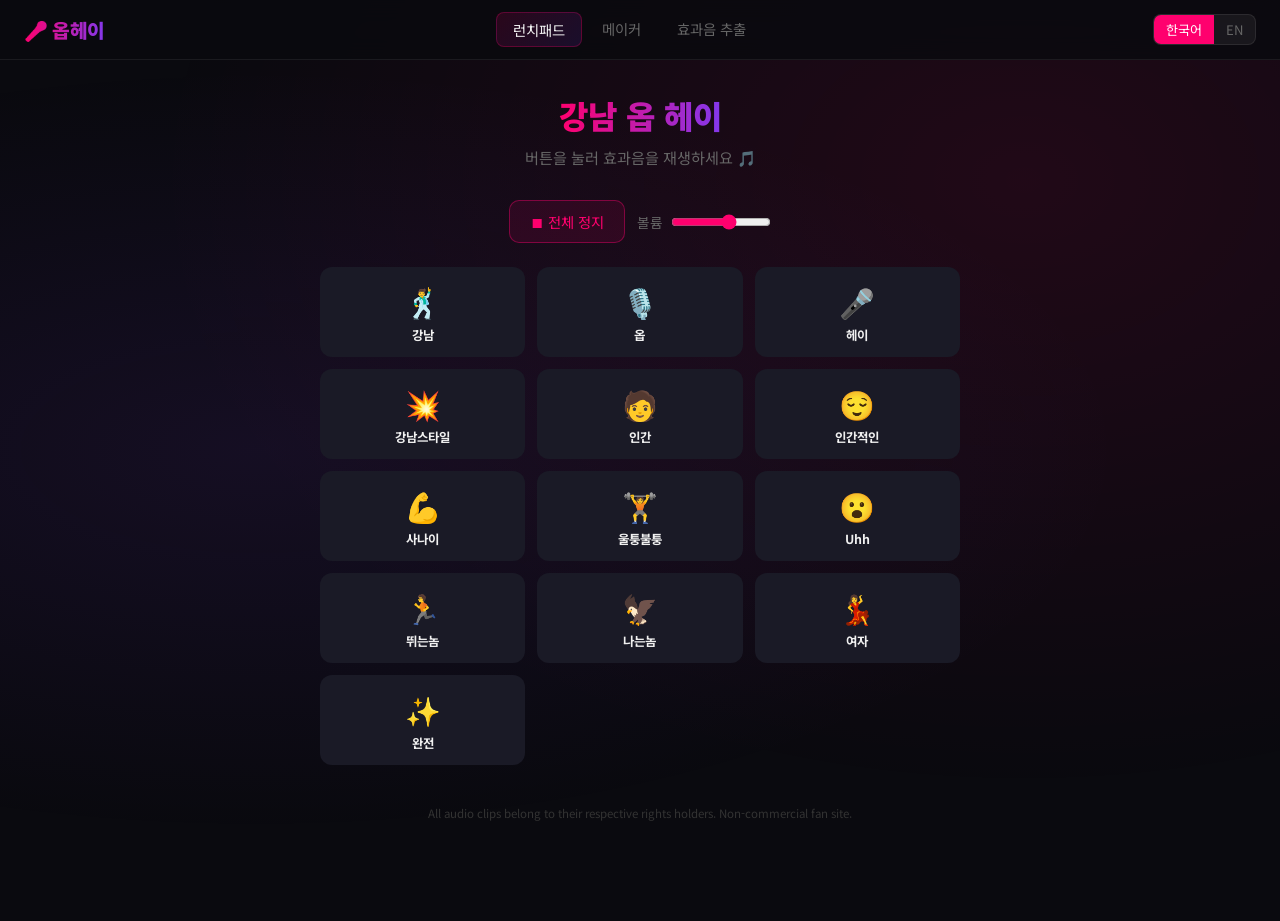
<file: index.html>
<!DOCTYPE html>
<html lang="ko">
<head>
  <meta charset="UTF-8">
  <meta name="viewport" content="width=device-width, initial-scale=1.0">
  <title>강남 옵 헤이 런치패드</title>
  <meta name="description" content="강남스타일 밈 효과음 런치패드 — 버튼을 눌러 재생하세요">
  <link rel="stylesheet" href="css/style.css">
</head>
<body>
  <nav>
    <a href="index.html" class="nav-logo">🎤 옵헤이</a>
    <div class="nav-links">
      <a href="index.html" class="nav-link active" data-i18n="nav_pad">런치패드</a>
      <a href="maker.html" class="nav-link" data-i18n="nav_maker">메이커</a>
      <a href="export.html" class="nav-link">효과음 추출</a>
    </div>
    <div class="nav-right">
      <div class="lang-toggle">
        <button class="lang-btn active" data-lang="ko">한국어</button>
        <button class="lang-btn" data-lang="en">EN</button>
      </div>
    </div>
  </nav>

  <main>
    <h1 class="page-title"><span data-i18n="pad_title">강남 옵 헤이</span></h1>
    <p class="page-subtitle" data-i18n="pad_subtitle">버튼을 눌러 효과음을 재생하세요 🎵</p>

    <div class="controls-bar">
      <button class="btn-stop" id="btnStop" data-i18n="stop_all">⏹ 전체 정지</button>
      <div class="vol-wrap">
        <span data-i18n="volume">볼륨</span>
        <input type="range" id="volSlider" min="0" max="100" value="60">
      </div>
    </div>

    <div class="pad-grid" id="padGrid"></div>

    <p class="disclaimer" data-i18n="disclaimer"></p>
  </main>

  <script src="js/i18n.js"></script>
  <script src="js/launchpad.js"></script>
</body>
</html>
</file>
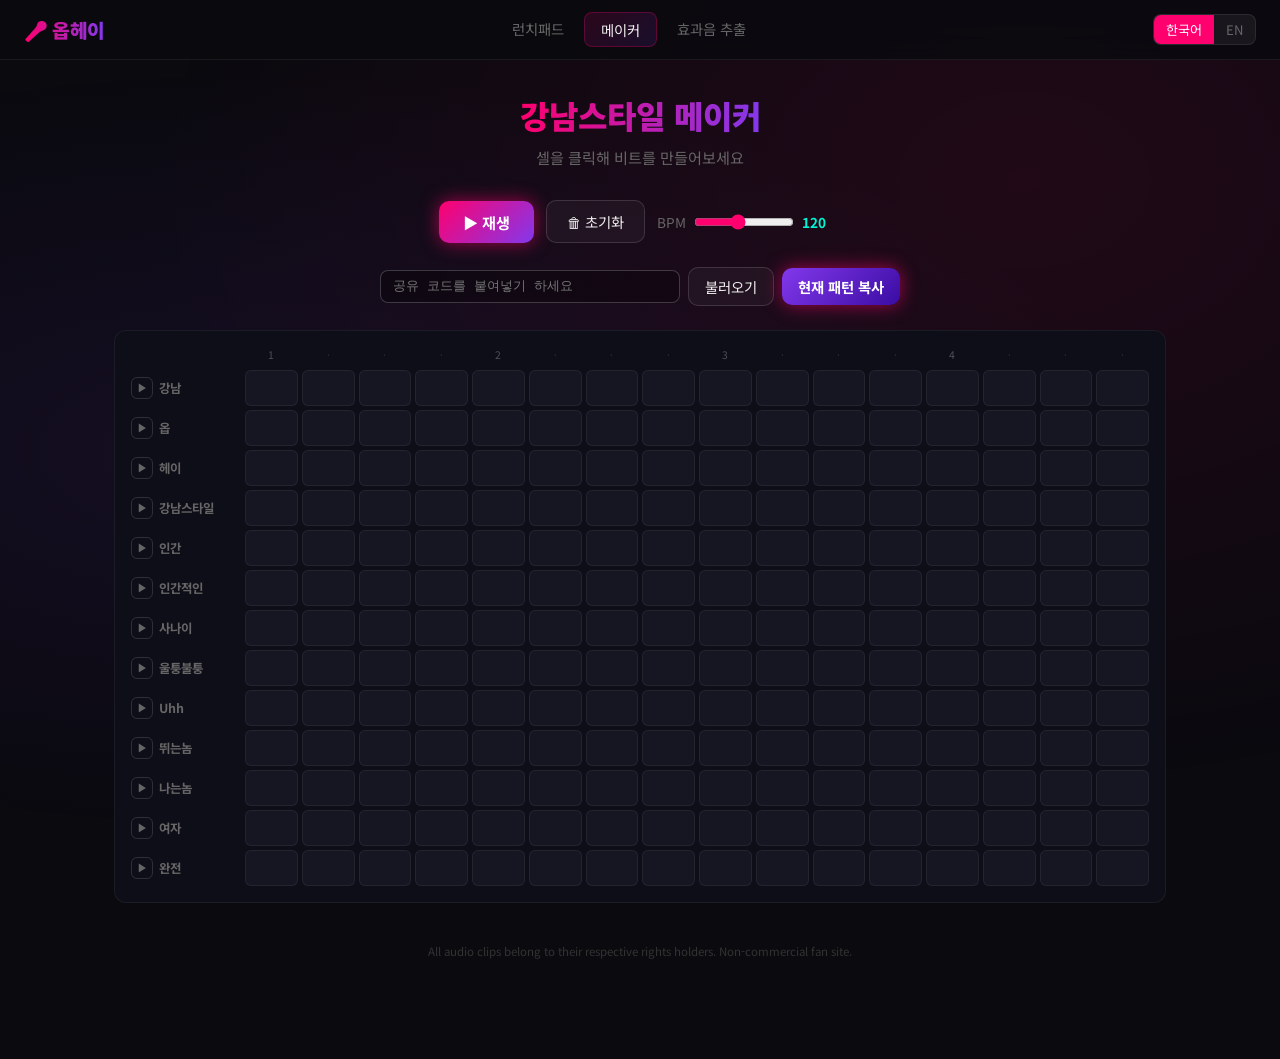
<file: maker.html>
<!DOCTYPE html>
<html lang="ko">
<head>
  <meta charset="UTF-8">
  <meta name="viewport" content="width=device-width, initial-scale=1.0">
  <title>강남스타일 메이커</title>
  <meta name="description" content="강남스타일 효과음으로 나만의 비트를 만들어보세요">
  <link rel="stylesheet" href="css/style.css">
</head>
<body>
  <nav>
    <a href="index.html" class="nav-logo">🎤 옵헤이</a>
    <div class="nav-links">
      <a href="index.html" class="nav-link" data-i18n="nav_pad">런치패드</a>
      <a href="maker.html" class="nav-link active" data-i18n="nav_maker">메이커</a>
      <a href="export.html" class="nav-link">효과음 추출</a>
    </div>
    <div class="nav-right">
      <div class="lang-toggle">
        <button class="lang-btn active" data-lang="ko">한국어</button>
        <button class="lang-btn" data-lang="en">EN</button>
      </div>
    </div>
  </nav>

  <main>
    <h1 class="page-title"><span data-i18n="maker_title">강남스타일 메이커</span></h1>
    <p class="page-subtitle" data-i18n="maker_subtitle">셀을 클릭해 비트를 만들어보세요</p>

    <div class="maker-controls">
      <button class="btn-primary" id="btnPlay" data-i18n="play">▶ 재생</button>
      <button class="btn-secondary" id="btnClear" data-i18n="clear">🗑 초기화</button>
      <div class="bpm-wrap">
        <span data-i18n="bpm">BPM</span>
        <input type="range" id="bpmSlider" min="60" max="200" value="120">
        <span class="bpm-val" id="bpmVal">120</span>
      </div>
    </div>

    <div class="share-wrap" style="display: flex; gap: 8px; margin-bottom: 24px; align-items: center; justify-content: center; flex-wrap: wrap;">
      <input type="text" id="shareInput" placeholder="공유 코드를 붙여넣기 하세요" style="padding: 8px 12px; border-radius: 8px; border: 1px solid rgba(255,255,255,0.2); background: rgba(0,0,0,0.3); color: white; width: 300px; font-family: monospace;">
      <button class="btn-secondary" id="btnImport" style="padding: 8px 16px; font-size: 0.9rem;">불러오기</button>
      <button class="btn-primary" id="btnExport" style="padding: 8px 16px; font-size: 0.9rem; background: linear-gradient(135deg, #8338ec, #3a0ca3);">현재 패턴 복사</button>
    </div>

    <div class="sequencer-wrap">
      <div class="seq-grid" id="seqGrid" style="grid-template-columns: 110px repeat(16, minmax(36px, 1fr));"></div>
    </div>

    <p class="disclaimer" data-i18n="disclaimer"></p>
  </main>

  <script src="js/i18n.js"></script>
  <script src="js/maker.js"></script>
</body>
</html>
</file>
<file: css/style.css>
@import url('https://fonts.googleapis.com/css2?family=Noto+Sans+KR:wght@400;700;900&family=Space+Grotesk:wght@400;700&display=swap');

:root {
  --bg: #0a0a0f;
  --bg2: #12121a;
  --pink: #ff006e;
  --purple: #8338ec;
  --cyan: #00f5d4;
  --yellow: #ffbe0b;
  --text: #f0f0f0;
  --muted: #666;
  --glow-pink: 0 0 18px #ff006e99;
  --glow-purple: 0 0 18px #8338ec99;
  --radius: 12px;
}

*, *::before, *::after { box-sizing: border-box; margin: 0; padding: 0; }

body {
  font-family: 'Noto Sans KR', 'Space Grotesk', sans-serif;
  background: var(--bg);
  color: var(--text);
  min-height: 100vh;
  overflow-x: hidden;
}

/* BG animated gradient */
body::before {
  content: '';
  position: fixed;
  inset: 0;
  background: radial-gradient(ellipse at 20% 50%, #8338ec18 0%, transparent 60%),
              radial-gradient(ellipse at 80% 20%, #ff006e18 0%, transparent 60%);
  pointer-events: none;
  z-index: 0;
}

/* NAV */
nav {
  position: sticky;
  top: 0;
  z-index: 100;
  display: flex;
  align-items: center;
  justify-content: space-between;
  padding: 0 24px;
  height: 60px;
  background: rgba(10,10,15,0.85);
  backdrop-filter: blur(12px);
  border-bottom: 1px solid #ffffff12;
}

.nav-logo {
  font-size: 1.2rem;
  font-weight: 900;
  background: linear-gradient(90deg, var(--pink), var(--purple));
  -webkit-background-clip: text;
  -webkit-text-fill-color: transparent;
  background-clip: text;
  text-decoration: none;
  letter-spacing: -0.5px;
}

.nav-links { display: flex; gap: 4px; }

.nav-link {
  padding: 6px 16px;
  border-radius: 8px;
  text-decoration: none;
  color: var(--muted);
  font-size: 0.9rem;
  transition: all 0.2s;
}
.nav-link:hover { color: var(--text); background: #ffffff0f; }
.nav-link.active {
  color: var(--text);
  background: linear-gradient(135deg, #ff006e22, #8338ec22);
  border: 1px solid #ff006e44;
}

.nav-right { display: flex; align-items: center; gap: 12px; }

/* Lang toggle */
.lang-toggle {
  display: flex;
  background: #ffffff0f;
  border-radius: 8px;
  overflow: hidden;
  border: 1px solid #ffffff15;
}
.lang-btn {
  padding: 5px 12px;
  border: none;
  background: transparent;
  color: var(--muted);
  cursor: pointer;
  font-size: 0.82rem;
  font-family: inherit;
  transition: all 0.2s;
}
.lang-btn.active { background: var(--pink); color: #fff; }

/* MAIN */
main {
  position: relative;
  z-index: 1;
  padding: 32px 24px 80px;
  max-width: 1100px;
  margin: 0 auto;
}

.page-title {
  font-size: 2rem;
  font-weight: 900;
  margin-bottom: 8px;
  text-align: center;
}
.page-title span {
  background: linear-gradient(90deg, var(--pink), var(--purple));
  -webkit-background-clip: text;
  -webkit-text-fill-color: transparent;
  background-clip: text;
}
.page-subtitle { color: var(--muted); font-size: 0.95rem; margin-bottom: 32px; text-align: center; }

/* ===== LAUNCHPAD ===== */
.controls-bar {
  display: flex;
  align-items: center;
  justify-content: center;
  gap: 12px;
  margin-bottom: 24px;
  flex-wrap: wrap;
}

.btn-stop {
  padding: 10px 20px;
  border-radius: 10px;
  border: 1px solid #ff006e66;
  background: #ff006e1a;
  color: var(--pink);
  font-family: inherit;
  font-size: 0.9rem;
  cursor: pointer;
  transition: all 0.2s;
}
.btn-stop:hover { background: var(--pink); color: #fff; box-shadow: var(--glow-pink); }

.vol-wrap { display: flex; align-items: center; gap: 8px; color: var(--muted); font-size: 0.85rem; }
input[type=range] {
  accent-color: var(--pink);
  width: 100px;
}

.pad-grid {
  display: grid;
  grid-template-columns: repeat(3, 1fr);
  gap: 12px;
  max-width: 640px;
  margin: 0 auto;
}

.pad-btn {
  height: 90px;
  border-radius: var(--radius);
  border: 1px solid transparent;
  background: #1a1a26;
  color: var(--text);
  font-family: inherit;
  font-size: 0.9rem;
  font-weight: 700;
  cursor: pointer;
  display: flex;
  flex-direction: column;
  align-items: center;
  justify-content: center;
  gap: 6px;
  transition: all 0.12s;
  position: relative;
  overflow: hidden;
  user-select: none;
  -webkit-tap-highlight-color: transparent;
}

.pad-btn::before {
  content: '';
  position: absolute;
  inset: 0;
  background: var(--clr, var(--pink));
  opacity: 0;
  transition: opacity 0.12s;
  border-radius: inherit;
}

.pad-btn:hover::before { opacity: 0.12; }
.pad-btn.playing::before { opacity: 0.25; }
.pad-btn.playing {
  border-color: var(--clr, var(--pink));
  box-shadow: 0 0 20px var(--clr, var(--pink))66;
  transform: scale(0.96);
}

.pad-emoji { font-size: 1.8rem; position: relative; z-index: 1; }
.pad-label { font-size: 0.78rem; position: relative; z-index: 1; text-align: center; line-height: 1.2; }

/* ===== MAKER ===== */
.maker-controls {
  display: flex;
  align-items: center;
  justify-content: center;
  gap: 12px;
  margin-bottom: 24px;
  flex-wrap: wrap;
}

.btn-primary {
  padding: 10px 24px;
  border-radius: 10px;
  border: none;
  background: linear-gradient(135deg, var(--pink), var(--purple));
  color: #fff;
  font-family: inherit;
  font-weight: 700;
  font-size: 0.95rem;
  cursor: pointer;
  transition: all 0.2s;
  box-shadow: var(--glow-pink);
}
.btn-primary:hover { transform: translateY(-1px); filter: brightness(1.15); }
.btn-primary:active { transform: scale(0.97); }

.btn-secondary {
  padding: 10px 20px;
  border-radius: 10px;
  border: 1px solid #ffffff22;
  background: #ffffff0a;
  color: var(--text);
  font-family: inherit;
  font-size: 0.9rem;
  cursor: pointer;
  transition: all 0.2s;
}
.btn-secondary:hover { background: #ffffff18; }

.bpm-wrap { display: flex; align-items: center; gap: 8px; font-size: 0.85rem; color: var(--muted); }
.bpm-val { color: var(--cyan); font-weight: 700; min-width: 40px; }

.sequencer-wrap {
  overflow-x: auto;
  border-radius: var(--radius);
  background: #0e0e18;
  border: 1px solid #ffffff0f;
  padding: 16px;
}

.seq-grid {
  display: grid;
  grid-template-columns: 110px repeat(16, minmax(36px, 1fr));
  gap: 4px;
  min-width: 700px;
}

.seq-label {
  display: flex;
  align-items: center;
  gap: 6px;
  padding-right: 8px;
  font-size: 0.78rem;
  font-weight: 700;
  color: var(--muted);
  white-space: nowrap;
}

.seq-preview {
  width: 22px;
  height: 22px;
  border-radius: 6px;
  border: 1px solid #ffffff22;
  background: transparent;
  cursor: pointer;
  font-size: 0.7rem;
  color: var(--muted);
  display: flex;
  align-items: center;
  justify-content: center;
  transition: all 0.15s;
  flex-shrink: 0;
}
.seq-preview:hover { border-color: var(--pink); color: var(--pink); }

.seq-beat-header {
  text-align: center;
  font-size: 0.65rem;
  color: #333;
  padding-bottom: 4px;
}
.seq-beat-header.bar-start { color: #ffffff44; }

.seq-cell {
  height: 36px;
  border-radius: 6px;
  border: 1px solid #ffffff0f;
  background: #161622;
  cursor: pointer;
  transition: all 0.1s;
  position: relative;
}
.seq-cell:hover { border-color: #ffffff33; background: #1e1e30; }
.seq-cell.active {
  background: var(--clr, var(--pink));
  border-color: transparent;
  box-shadow: 0 0 10px var(--clr, var(--pink))88;
}
.seq-cell.playing-col {
  outline: 2px solid #ffffff44;
  outline-offset: 1px;
}

/* footer disclaimer */
.disclaimer {
  text-align: center;
  font-size: 0.72rem;
  color: #333;
  padding: 40px 0 20px;
}

/* RESPONSIVE */
@media (max-width: 600px) {
  .pad-grid { grid-template-columns: repeat(2, 1fr); gap: 8px; }
  .pad-btn { height: 75px; }
  .pad-emoji { font-size: 1.4rem; }
  .pad-label { font-size: 0.68rem; }
  main { padding: 20px 16px 60px; }
  .page-title { font-size: 1.5rem; }
  .nav-logo { font-size: 1rem; }
  .bpm-wrap { margin-left: 0; }
}
@media (max-width: 400px) {
  .pad-grid { grid-template-columns: repeat(2, 1fr); }
}
</file>
